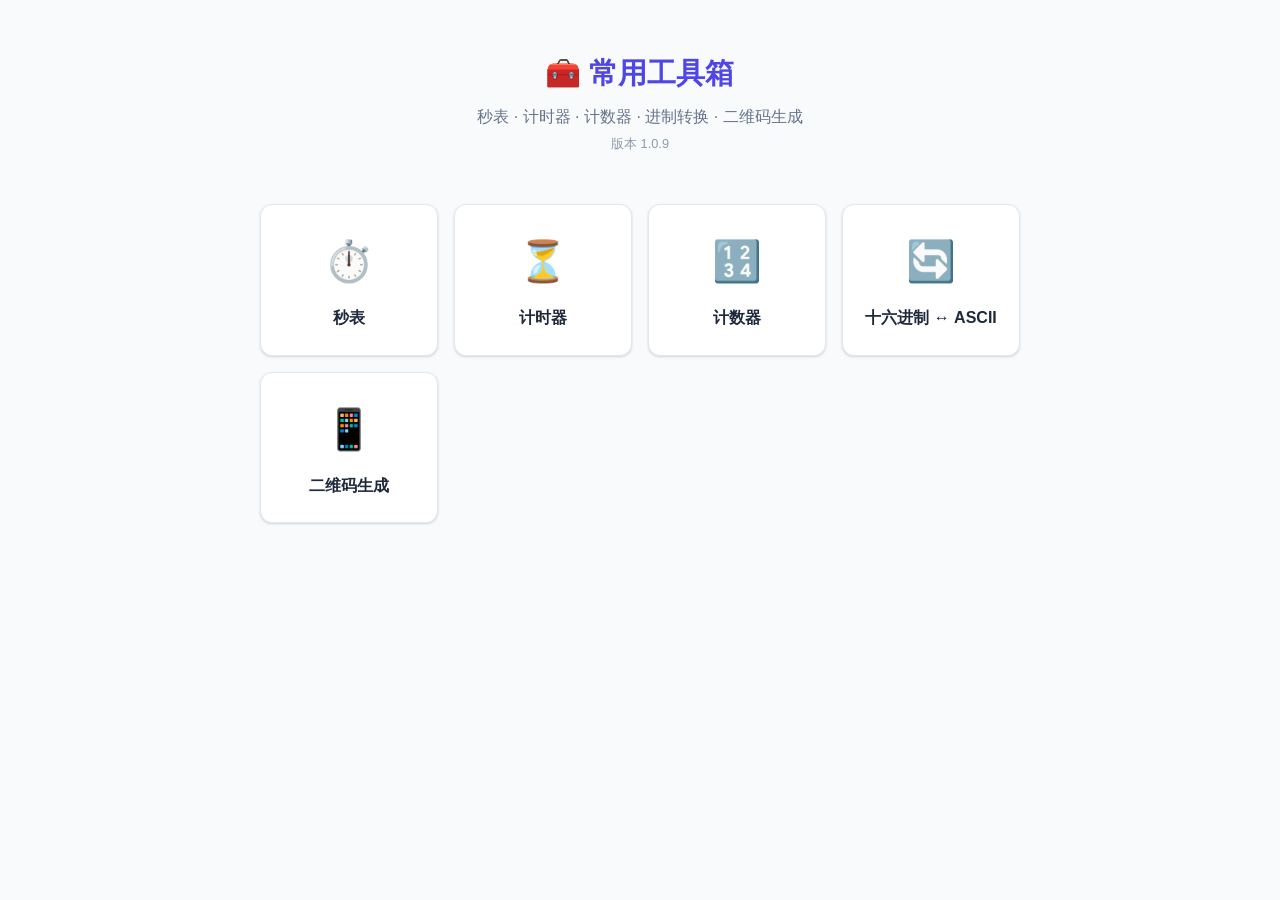
<file: index.html>
<!DOCTYPE html>
<html lang="zh-CN">
<head>
    <meta charset="UTF-8">
    <meta name="viewport" content="width=device-width, initial-scale=1.0">
    <title>常用工具箱</title>
    <link rel="stylesheet" href="css/style.css?v=9">
    <link rel="manifest" href="manifest.json?v=9">
    <meta name="theme-color" content="#4f46e5">
    <link rel="icon" href="data:image/svg+xml,<svg xmlns=%22http://www.w3.org/2000/svg%22 viewBox=%220 0 100 100%22><text y=%22.9em%22 font-size=%2290%22>🧰</text></svg>">
</head>
<body>
    <div class="container">
        <div id="updateBanner" class="update-banner" style="display: none;">
            <span>🔄 发现新版本，点击刷新以更新</span>
            <button class="btn btn-primary" onclick="window.location.reload()">立即刷新</button>
        </div>

        <header class="header">
            <h1>🧰 常用工具箱</h1>
            <p>秒表 · 计时器 · 计数器 · 进制转换 · 二维码生成</p>
            <p class="version">版本 <span id="version">加载中...</span></p>
        </header>

        <nav class="tool-grid">
            <a href="pages/stopwatch.html" class="tool-card">
                <div class="tool-icon">⏱️</div>
                <div class="tool-name">秒表</div>
            </a>
            <a href="pages/timer.html" class="tool-card">
                <div class="tool-icon">⏳</div>
                <div class="tool-name">计时器</div>
            </a>
            <a href="pages/counter.html" class="tool-card">
                <div class="tool-icon">🔢</div>
                <div class="tool-name">计数器</div>
            </a>
            <a href="pages/hex-ascii.html" class="tool-card">
                <div class="tool-icon">🔄</div>
                <div class="tool-name">十六进制 ↔ ASCII</div>
            </a>
            <a href="pages/qrcode.html" class="tool-card">
                <div class="tool-icon">📱</div>
                <div class="tool-name">二维码生成</div>
            </a>
        </nav>
    </div>

    <script src="js/version.js"></script>
    <script>
        document.getElementById('version').textContent = VERSION;

        if ('serviceWorker' in navigator) {
            window.addEventListener('load', () => {
                navigator.serviceWorker.register('./sw.js').then((reg) => {
                    reg.addEventListener('updatefound', () => {
                        const newWorker = reg.installing;
                        newWorker.addEventListener('statechange', () => {
                            if (newWorker.state === 'installed' && navigator.serviceWorker.controller) {
                                document.getElementById('updateBanner').style.display = 'flex';
                            }
                        });
                    });
                });

                navigator.serviceWorker.addEventListener('controllerchange', () => {
                    window.location.reload();
                });
            });
        }
    </script>
</body>
</html>
</file>
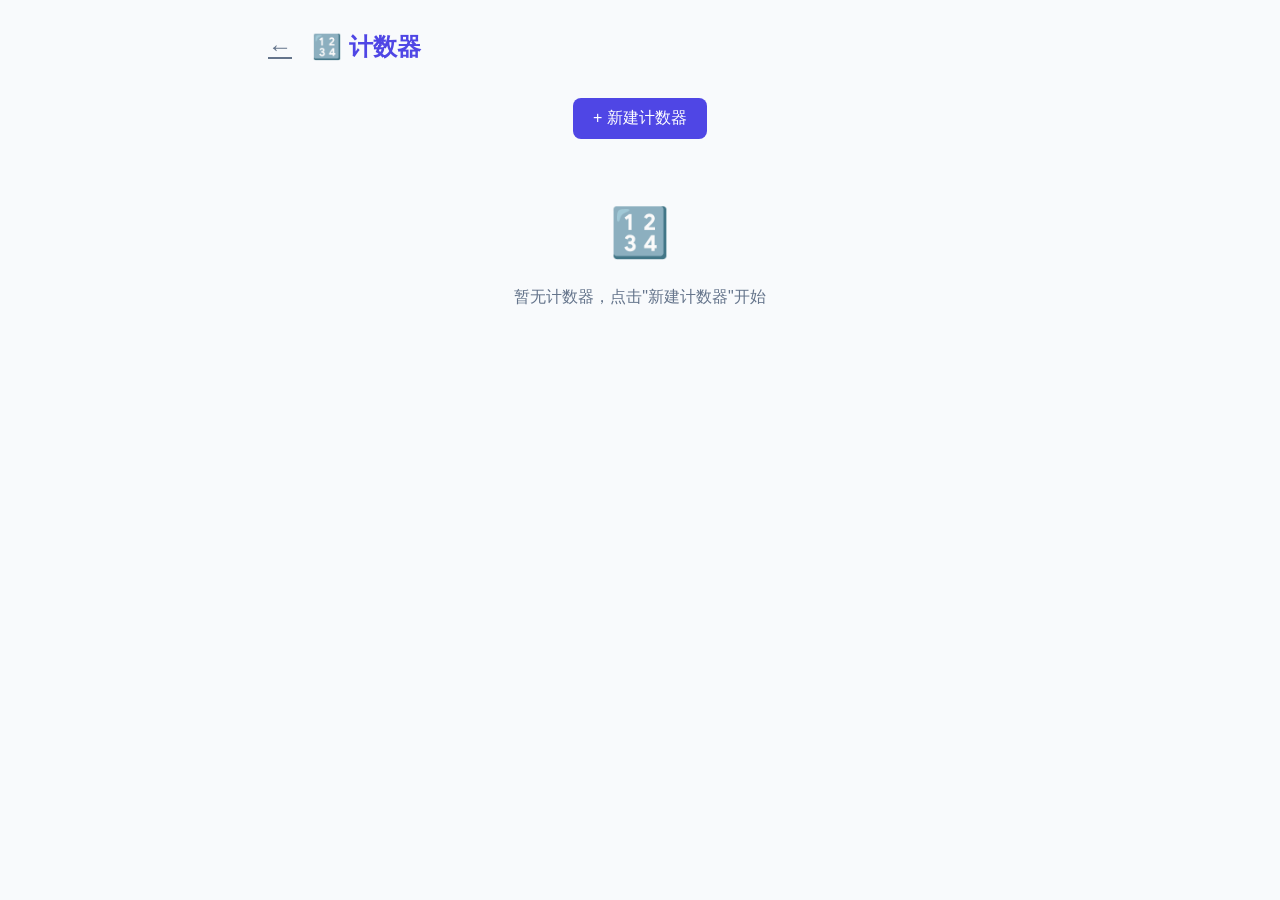
<file: pages/counter.html>
<!DOCTYPE html>
<html lang="zh-CN">
<head>
    <meta charset="UTF-8">
    <meta name="viewport" content="width=device-width, initial-scale=1.0">
    <title>计数器 - 工具箱</title>
    <link rel="stylesheet" href="../css/style.css?v=9">
</head>
<body>
    <div class="container">
        <header class="page-header">
            <a href="../index.html" class="back-btn">←</a>
            <h2>🔢 计数器</h2>
        </header>

        <div class="btn-group" style="margin-bottom: 16px;">
            <button class="btn btn-primary" id="addCounterBtn">+ 新建计数器</button>
        </div>

        <div id="counters"></div>
    </div>

    <div class="modal-overlay" id="addModal">
        <div class="modal">
            <h3>新建计数器</h3>
            <div class="input-group">
                <label>计数器名称</label>
                <input type="text" class="input" id="counterName" placeholder="例如：俯卧撑">
            </div>
            <div class="modal-actions">
                <button class="btn btn-outline" id="cancelAdd">取消</button>
                <button class="btn btn-primary" id="confirmAdd">创建</button>
            </div>
        </div>
    </div>

    <div class="toast" id="toast"></div>
    <script src="../js/counter.js?v=9"></script>
</body>
</html>
</file>
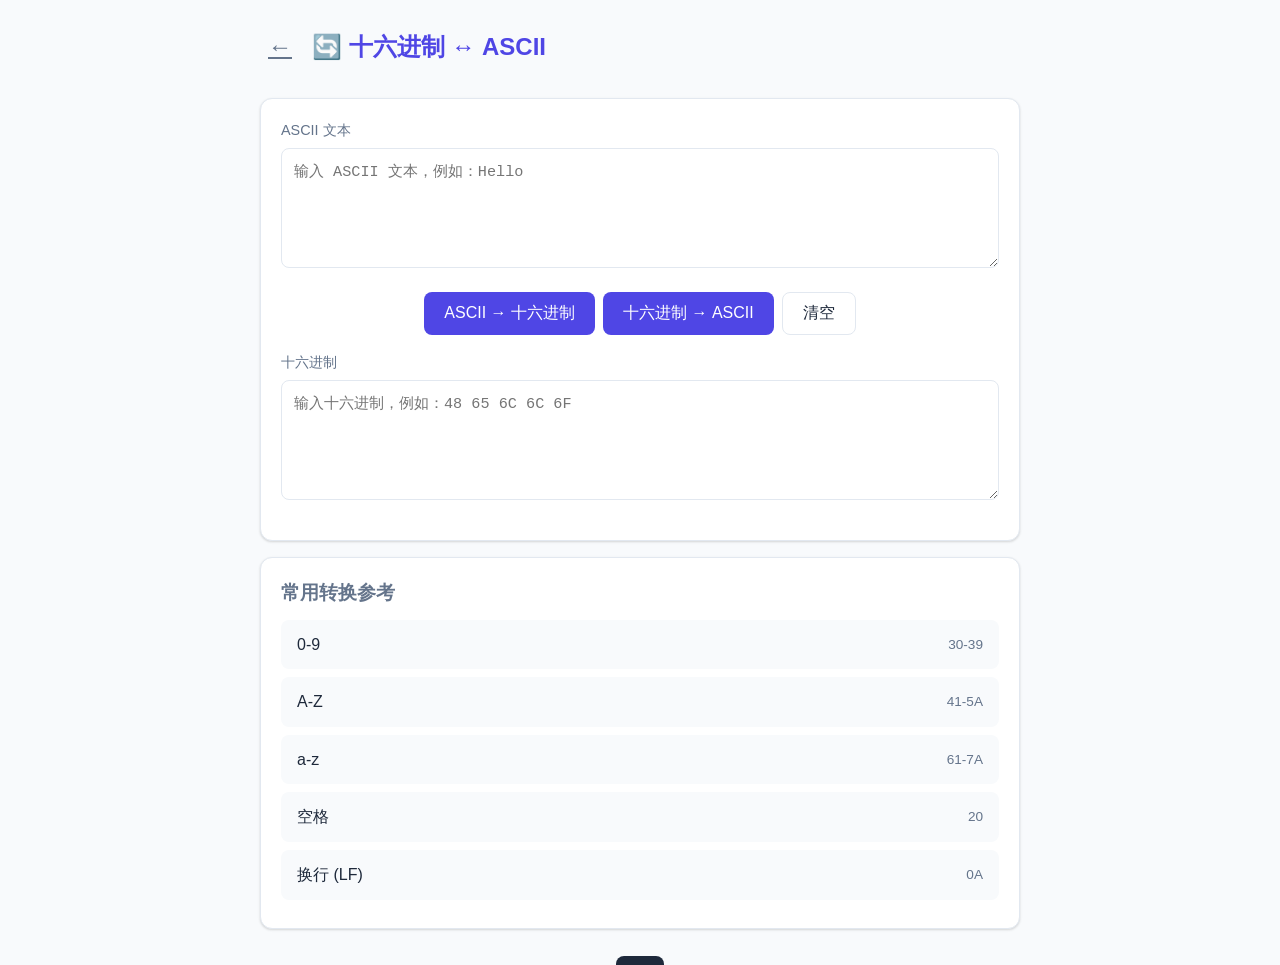
<file: pages/hex-ascii.html>
<!DOCTYPE html>
<html lang="zh-CN">
<head>
    <meta charset="UTF-8">
    <meta name="viewport" content="width=device-width, initial-scale=1.0">
    <title>十六进制 ↔ ASCII - 工具箱</title>
    <link rel="stylesheet" href="../css/style.css?v=9">
</head>
<body>
    <div class="container">
        <header class="page-header">
            <a href="../index.html" class="back-btn">←</a>
            <h2>🔄 十六进制 ↔ ASCII</h2>
        </header>

        <div class="card">
            <div class="input-group">
                <label>ASCII 文本</label>
                <textarea class="textarea" id="asciiInput" placeholder="输入 ASCII 文本，例如：Hello"></textarea>
            </div>

            <div class="btn-group" style="margin: 16px 0;">
                <button class="btn btn-primary" id="toHexBtn">ASCII → 十六进制</button>
                <button class="btn btn-primary" id="toAsciiBtn">十六进制 → ASCII</button>
                <button class="btn btn-outline" id="clearBtn">清空</button>
            </div>

            <div class="input-group">
                <label>十六进制</label>
                <textarea class="textarea" id="hexInput" placeholder="输入十六进制，例如：48 65 6C 6C 6F"></textarea>
            </div>
        </div>

        <div class="card">
            <h3 style="margin-bottom: 12px; color: var(--text-secondary);">常用转换参考</h3>
            <div class="list">
                <div class="list-item">
                    <span class="list-item-title">0-9</span>
                    <span class="list-item-meta">30-39</span>
                </div>
                <div class="list-item">
                    <span class="list-item-title">A-Z</span>
                    <span class="list-item-meta">41-5A</span>
                </div>
                <div class="list-item">
                    <span class="list-item-title">a-z</span>
                    <span class="list-item-meta">61-7A</span>
                </div>
                <div class="list-item">
                    <span class="list-item-title">空格</span>
                    <span class="list-item-meta">20</span>
                </div>
                <div class="list-item">
                    <span class="list-item-title">换行 (LF)</span>
                    <span class="list-item-meta">0A</span>
                </div>
            </div>
        </div>
    </div>

    <div class="toast" id="toast"></div>
    <script src="../js/hex-ascii.js?v=9"></script>
</body>
</html>
</file>
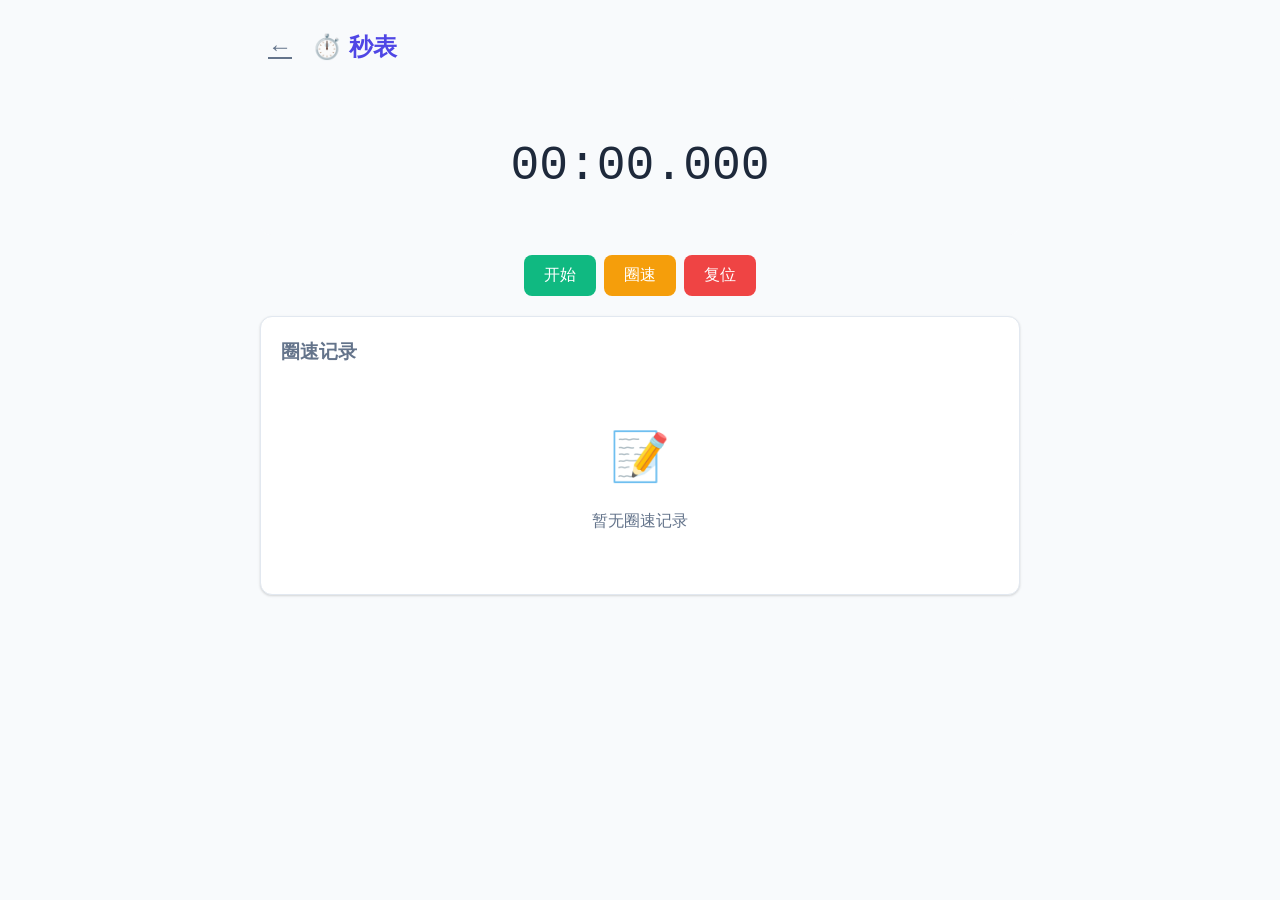
<file: pages/stopwatch.html>
<!DOCTYPE html>
<html lang="zh-CN">
<head>
    <meta charset="UTF-8">
    <meta name="viewport" content="width=device-width, initial-scale=1.0">
    <title>秒表 - 工具箱</title>
    <link rel="stylesheet" href="../css/style.css?v=9">
</head>
<body>
    <div class="container">
        <header class="page-header">
            <a href="../index.html" class="back-btn">←</a>
            <h2>⏱️ 秒表</h2>
        </header>

        <div class="display" id="display">00:00.000</div>

        <div class="btn-group">
            <button class="btn btn-success" id="startBtn">开始</button>
            <button class="btn btn-warning" id="lapBtn" disabled>圈速</button>
            <button class="btn btn-danger" id="resetBtn" disabled>复位</button>
        </div>

        <div class="card" style="margin-top: 20px;">
            <h3 style="margin-bottom: 12px; color: var(--text-secondary);">圈速记录</h3>
            <div id="laps">
                <div class="empty-state">
                    <div class="empty-state-icon">📝</div>
                    <p>暂无圈速记录</p>
                </div>
            </div>
        </div>
    </div>

    <div class="modal-overlay" id="noteModal">
        <div class="modal">
            <h3>添加备注</h3>
            <div class="input-group">
                <label>圈速备注</label>
                <input type="text" class="input" id="noteInput" placeholder="输入备注...">
            </div>
            <div class="modal-actions">
                <button class="btn btn-outline" id="cancelNote">取消</button>
                <button class="btn btn-primary" id="saveNote">保存</button>
            </div>
        </div>
    </div>

    <div class="toast" id="toast"></div>
    <script src="../js/stopwatch.js?v=9"></script>
</body>
</html>
</file>
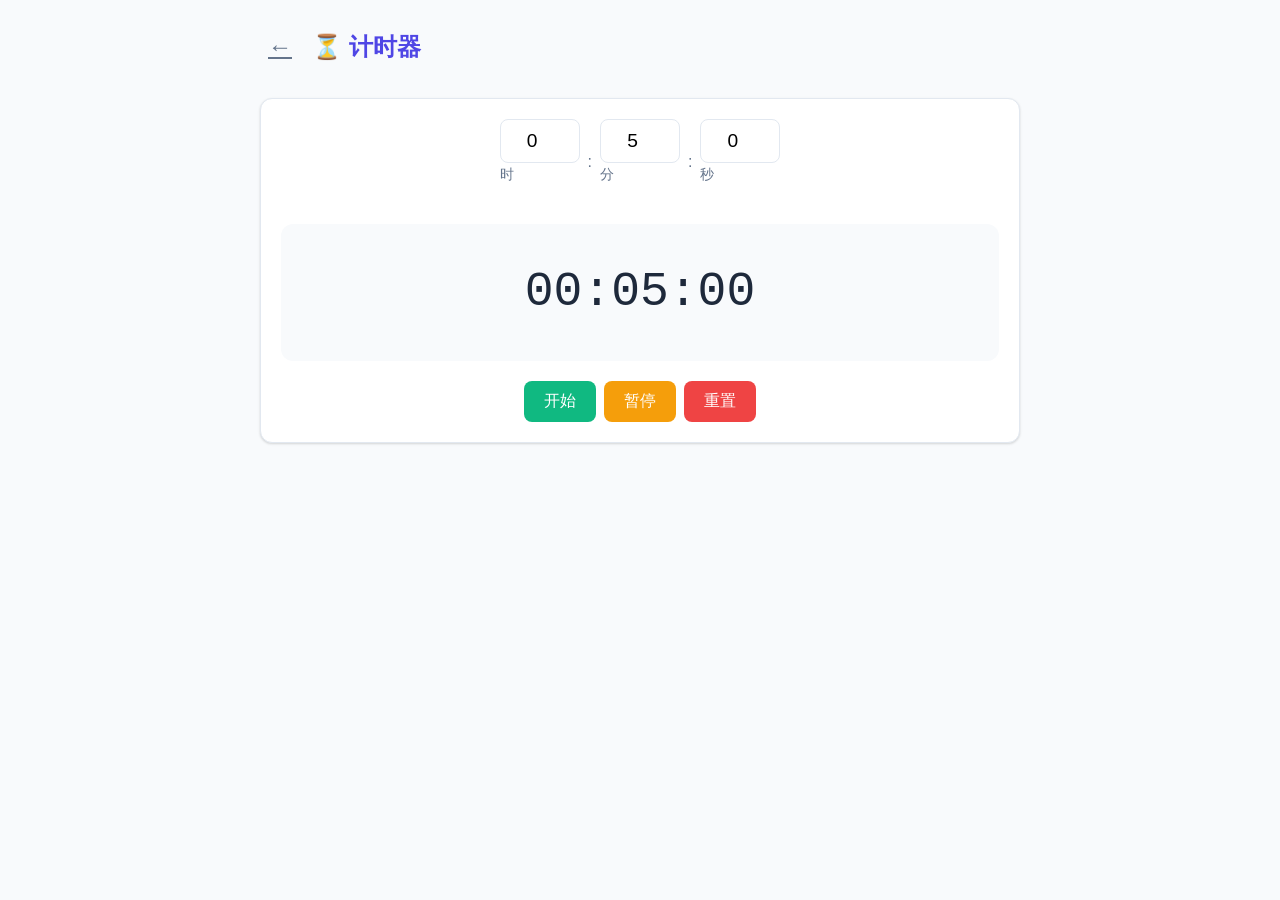
<file: pages/timer.html>
<!DOCTYPE html>
<html lang="zh-CN">
<head>
    <meta charset="UTF-8">
    <meta name="viewport" content="width=device-width, initial-scale=1.0">
    <title>计时器 - 工具箱</title>
    <link rel="stylesheet" href="../css/style.css?v=9">
</head>
<body>
    <div class="container">
        <header class="page-header">
            <a href="../index.html" class="back-btn">←</a>
            <h2>⏳ 计时器</h2>
        </header>

        <div id="notificationBanner" class="notification-banner" style="display: none;">
            <span>开启通知以接收计时器提醒</span>
            <button class="btn" onclick="requestNotification()">开启</button>
        </div>

        <div class="card">
            <div class="timer-inputs" id="timerInputs">
                <div class="input-group">
                    <input type="number" class="input" id="hours" min="0" max="99" value="0" placeholder="时">
                    <label>时</label>
                </div>
                <span>:</span>
                <div class="input-group">
                    <input type="number" class="input" id="minutes" min="0" max="59" value="5" placeholder="分">
                    <label>分</label>
                </div>
                <span>:</span>
                <div class="input-group">
                    <input type="number" class="input" id="seconds" min="0" max="59" value="0" placeholder="秒">
                    <label>秒</label>
                </div>
            </div>

            <div class="display" id="display">00:05:00</div>

            <div class="btn-group">
                <button class="btn btn-success" id="startBtn">开始</button>
                <button class="btn btn-warning" id="pauseBtn" disabled>暂停</button>
                <button class="btn btn-danger" id="resetBtn" disabled>重置</button>
            </div>
        </div>
    </div>

    <div class="toast" id="toast"></div>
    <script src="../js/timer.js?v=9"></script>
</body>
</html>
</file>
<file: css/style.css>
* {
    margin: 0;
    padding: 0;
    box-sizing: border-box;
}

:root {
    --primary: #4f46e5;
    --primary-light: #6366f1;
    --primary-dark: #4338ca;
    --bg: #f8fafc;
    --card-bg: #ffffff;
    --text: #1e293b;
    --text-secondary: #64748b;
    --border: #e2e8f0;
    --success: #10b981;
    --danger: #ef4444;
    --warning: #f59e0b;
    --radius: 12px;
    --shadow: 0 1px 3px rgba(0,0,0,0.1), 0 1px 2px rgba(0,0,0,0.06);
    --shadow-lg: 0 10px 15px -3px rgba(0,0,0,0.1), 0 4px 6px -2px rgba(0,0,0,0.05);
}

body {
    font-family: -apple-system, BlinkMacSystemFont, 'Segoe UI', Roboto, sans-serif;
    background: var(--bg);
    color: var(--text);
    min-height: 100vh;
    line-height: 1.6;
}

.container {
    max-width: 800px;
    margin: 0 auto;
    padding: 20px;
}

.header {
    text-align: center;
    padding: 30px 0;
}

.header h1 {
    font-size: 1.8rem;
    color: var(--primary);
    margin-bottom: 8px;
}

.header p {
    color: var(--text-secondary);
}

.version {
    font-size: 0.8rem;
    color: var(--text-secondary);
    opacity: 0.7;
    margin-top: 4px;
}

.tool-grid {
    display: grid;
    grid-template-columns: repeat(auto-fill, minmax(160px, 1fr));
    gap: 16px;
    margin-top: 20px;
}

.tool-card {
    background: var(--card-bg);
    border-radius: var(--radius);
    padding: 24px 16px;
    text-align: center;
    text-decoration: none;
    color: var(--text);
    box-shadow: var(--shadow);
    transition: transform 0.2s, box-shadow 0.2s;
    border: 1px solid var(--border);
}

.tool-card:hover {
    transform: translateY(-2px);
    box-shadow: var(--shadow-lg);
}

.tool-icon {
    font-size: 2.5rem;
    margin-bottom: 12px;
}

.tool-name {
    font-weight: 600;
    font-size: 1rem;
}

.page-header {
    display: flex;
    align-items: center;
    gap: 12px;
    margin-bottom: 24px;
}

.back-btn {
    background: none;
    border: none;
    font-size: 1.5rem;
    cursor: pointer;
    color: var(--text-secondary);
    padding: 8px;
    border-radius: 8px;
    transition: background 0.2s;
}

.back-btn:hover {
    background: var(--border);
}

.page-header h2 {
    font-size: 1.5rem;
    color: var(--primary);
}

.card {
    background: var(--card-bg);
    border-radius: var(--radius);
    padding: 20px;
    box-shadow: var(--shadow);
    border: 1px solid var(--border);
    margin-bottom: 16px;
}

.btn {
    padding: 10px 20px;
    border: none;
    border-radius: 8px;
    font-size: 1rem;
    font-weight: 500;
    cursor: pointer;
    transition: background 0.2s, transform 0.1s;
}

.btn:active {
    transform: scale(0.98);
}

.btn-primary { background: var(--primary); color: white; }
.btn-primary:hover { background: var(--primary-dark); }
.btn-success { background: var(--success); color: white; }
.btn-danger { background: var(--danger); color: white; }
.btn-warning { background: var(--warning); color: white; }
.btn-outline { background: transparent; border: 1px solid var(--border); color: var(--text); }
.btn-outline:hover { background: var(--bg); }

.btn-group {
    display: flex;
    gap: 8px;
    flex-wrap: wrap;
    justify-content: center;
}

.input {
    width: 100%;
    padding: 10px 14px;
    border: 1px solid var(--border);
    border-radius: 8px;
    font-size: 1rem;
    transition: border-color 0.2s;
}

.input:focus {
    outline: none;
    border-color: var(--primary);
}

.input-group {
    margin-bottom: 12px;
}

.input-group label {
    display: block;
    margin-bottom: 6px;
    font-weight: 500;
    color: var(--text-secondary);
    font-size: 0.9rem;
}

.display {
    font-size: 3rem;
    font-weight: 300;
    text-align: center;
    padding: 30px;
    font-family: 'Courier New', monospace;
    color: var(--text);
    background: var(--bg);
    border-radius: var(--radius);
    margin-bottom: 20px;
}

.display.small {
    font-size: 1.5rem;
}

.list { list-style: none; }

.list-item {
    background: var(--bg);
    border-radius: 8px;
    padding: 12px 16px;
    margin-bottom: 8px;
    display: flex;
    justify-content: space-between;
    align-items: center;
}

.list-item-content { flex: 1; }
.list-item-title { font-weight: 500; }
.list-item-meta { font-size: 0.85rem; color: var(--text-secondary); }

.list-item-actions {
    display: flex;
    gap: 4px;
}

.list-item-actions button {
    background: none;
    border: none;
    cursor: pointer;
    padding: 6px;
    border-radius: 6px;
    font-size: 1rem;
}

.list-item-actions button:hover {
    background: var(--border);
}

.modal-overlay {
    position: fixed;
    top: 0;
    left: 0;
    right: 0;
    bottom: 0;
    background: rgba(0,0,0,0.5);
    display: flex;
    align-items: center;
    justify-content: center;
    z-index: 1000;
    opacity: 0;
    visibility: hidden;
    transition: opacity 0.2s, visibility 0.2s;
}

.modal-overlay.active {
    opacity: 1;
    visibility: visible;
}

.modal {
    background: var(--card-bg);
    border-radius: var(--radius);
    padding: 24px;
    width: 90%;
    max-width: 400px;
    max-height: 80vh;
    overflow-y: auto;
}

.modal h3 {
    margin-bottom: 16px;
    color: var(--primary);
}

.modal-actions {
    display: flex;
    gap: 8px;
    justify-content: flex-end;
    margin-top: 20px;
}

.tabs {
    display: flex;
    gap: 4px;
    margin-bottom: 16px;
    background: var(--bg);
    padding: 4px;
    border-radius: 8px;
}

.tab {
    flex: 1;
    padding: 10px;
    border: none;
    background: transparent;
    border-radius: 6px;
    cursor: pointer;
    font-weight: 500;
    color: var(--text-secondary);
    transition: background 0.2s, color 0.2s;
}

.tab.active {
    background: var(--card-bg);
    color: var(--primary);
    box-shadow: var(--shadow);
}

.sync-bar {
    display: flex;
    gap: 8px;
    margin-bottom: 16px;
}

.sync-bar .btn { flex: 1; }

.empty-state {
    text-align: center;
    padding: 40px 20px;
    color: var(--text-secondary);
}

.empty-state-icon {
    font-size: 3rem;
    margin-bottom: 12px;
}

.counter-display {
    display: flex;
    align-items: center;
    justify-content: center;
    gap: 20px;
    margin: 20px 0;
}

.counter-display .count {
    font-size: 4rem;
    font-weight: 300;
    min-width: 120px;
    text-align: center;
}

.counter-display .btn {
    width: 60px;
    height: 60px;
    font-size: 1.5rem;
    border-radius: 50%;
    display: flex;
    align-items: center;
    justify-content: center;
}

.textarea {
    width: 100%;
    min-height: 120px;
    padding: 12px;
    border: 1px solid var(--border);
    border-radius: 8px;
    font-family: 'Courier New', monospace;
    font-size: 0.95rem;
    resize: vertical;
}

.textarea:focus {
    outline: none;
    border-color: var(--primary);
}

.convert-row {
    display: flex;
    gap: 12px;
    align-items: center;
    margin: 16px 0;
}

.convert-row .textarea { flex: 1; }

.convert-arrow {
    font-size: 1.5rem;
    color: var(--primary);
}

.inventory-table {
    width: 100%;
    border-collapse: collapse;
}

.inventory-table th,
.inventory-table td {
    padding: 10px 12px;
    text-align: left;
    border-bottom: 1px solid var(--border);
}

.inventory-table th {
    background: var(--bg);
    font-weight: 600;
    color: var(--text-secondary);
    font-size: 0.85rem;
}

.inventory-table tr:hover { background: var(--bg); }

.inventory-table .actions { white-space: nowrap; }

.inventory-table .actions button {
    background: none;
    border: none;
    cursor: pointer;
    padding: 4px 8px;
    border-radius: 4px;
}

.inventory-table .actions button:hover { background: var(--border); }

.filter-bar {
    display: flex;
    gap: 8px;
    margin-bottom: 16px;
    flex-wrap: wrap;
}

.filter-bar .input {
    flex: 1;
    min-width: 150px;
}

.filter-bar select {
    padding: 10px 14px;
    border: 1px solid var(--border);
    border-radius: 8px;
    font-size: 1rem;
    background: var(--card-bg);
}

.lap-item {
    display: flex;
    justify-content: space-between;
    align-items: center;
    padding: 8px 12px;
    background: var(--bg);
    border-radius: 6px;
    margin-bottom: 6px;
    font-family: 'Courier New', monospace;
}

.lap-item .lap-time { font-weight: 600; }
.lap-item .lap-note { color: var(--text-secondary); font-size: 0.85rem; }

.lap-item .edit-note {
    background: none;
    border: none;
    cursor: pointer;
    color: var(--primary);
    font-size: 0.85rem;
}

.timer-inputs {
    display: flex;
    gap: 8px;
    justify-content: center;
    margin-bottom: 20px;
}

.timer-inputs .input {
    width: 80px;
    text-align: center;
    font-size: 1.2rem;
}

.timer-inputs span {
    display: flex;
    align-items: center;
    color: var(--text-secondary);
}

.toast {
    position: fixed;
    bottom: 20px;
    left: 50%;
    transform: translateX(-50%) translateY(100px);
    background: var(--text);
    color: white;
    padding: 12px 24px;
    border-radius: 8px;
    font-size: 0.9rem;
    transition: transform 0.3s;
    z-index: 2000;
}

.toast.show {
    transform: translateX(-50%) translateY(0);
}

@media (max-width: 480px) {
    .tool-grid {
        grid-template-columns: repeat(2, 1fr);
    }
    
    .display {
        font-size: 2.5rem;
        padding: 20px;
    }
    
    .btn-group {
        flex-direction: column;
    }
    
    .btn-group .btn {
        width: 100%;
    }

    .inventory-table {
        font-size: 0.85rem;
    }

    .inventory-table th,
    .inventory-table td {
        padding: 8px 6px;
    }
}

.update-banner {
    display: flex;
    justify-content: space-between;
    align-items: center;
    gap: 12px;
    background: var(--primary);
    color: white;
    padding: 12px 16px;
    border-radius: 8px;
    margin-bottom: 16px;
    font-size: 0.9rem;
}

.update-banner .btn {
    background: white;
    color: var(--primary);
    padding: 6px 14px;
    font-size: 0.85rem;
    white-space: nowrap;
}
</file>
